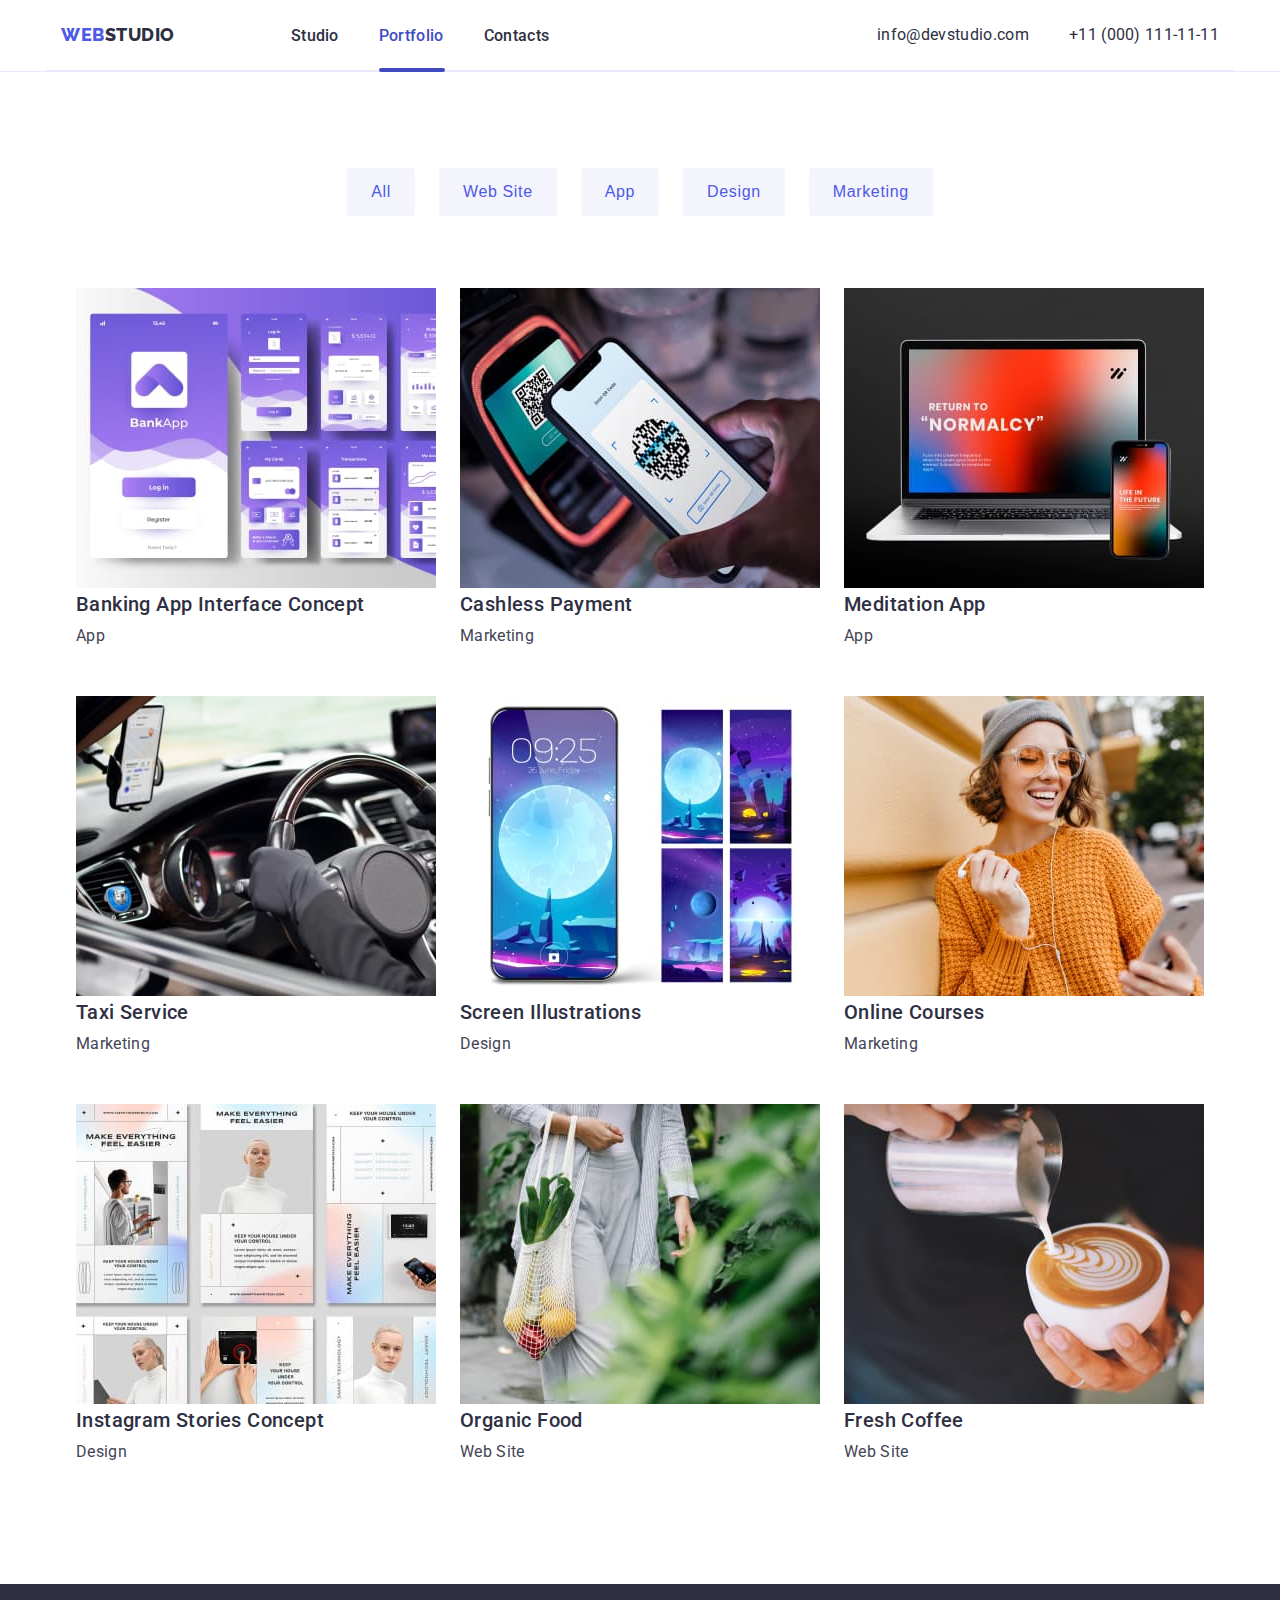
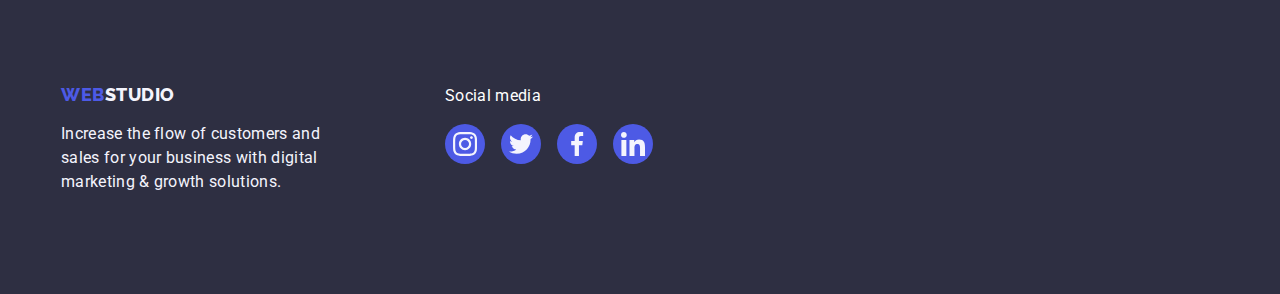
<file: portfolio.html>
<!DOCTYPE html>
<html lang="en">
  <head>
    <meta charset="UTF-8" />
    <meta name="webstudio" content="Portfolio" />
    <title>Portfolio</title>
    <link
      rel="stylesheet"
      href="https://cdnjs.cloudflare.com/ajax/libs/modern-normalize/2.0.0/modern-normalize.min.css"
      integrity="sha512-4xo8blKMVCiXpTaLzQSLSw3KFOVPWhm/TRtuPVc4WG6kUgjH6J03IBuG7JZPkcWMxJ5huwaBpOpnwYElP/m6wg=="
      crossorigin="anonymous"
      referrerpolicy="no-referrer"
    />
    <link rel="preconnect" href="https://fonts.googleapis.com" />
    <link rel="preconnect" href="https://fonts.gstatic.com" crossorigin />
    <link
      href="https://fonts.googleapis.com/css2?family=Raleway:wght@800&family=Roboto:wght@400;500;700;900&display=swap"
      rel="stylesheet"
    />
    <link rel="stylesheet" href="./css/styles.css" />
  </head>
  <body>
    <header class="header-layout-and-style">
      <div class="container header-layout-and-style">
        <nav class="nav-layout">
          <a class="nav-layout-logo" href="./index.html"
            >Web<span class="studio">Studio</span></a
          >
          <ul class="nav-layout-link">
            <li>
              <a class="link" href="index.html"> Studio</a>
            </li>
            <li class="current-portfolio">
              <a class="current-portfolio current-link" href="portfolio.html"
                >Portfolio</a
              >
            </li>
            <li><a class="link" href="">Contacts</a></li>
          </ul>
        </nav>
        <div class="contacts">
          <ul class="contacts-layout">
            <li>
              <a class="link" href="mailto:info@devstudio.com"
                >info@devstudio.com</a
              >
            </li>
            <li>
              <a class="link" href="tel:+11(000)1111111">+11 (000) 111-11-11</a>
            </li>
          </ul>
        </div>
      </div>
    </header>
    <main>
      <section class="container">
        <ul class="nav-button">
          <li><button type="button">All</button></li>
          <li>
            <button type="button">Web Site</button>
          </li>
          <li>
            <button type="button">App</button>
          </li>
          <li>
            <button type="button">Design</button>
          </li>
          <li>
            <button type="button">Marketing</button>
          </li>
        </ul>
        <ul class="portfolio-project-box">
          <li class="portfolio-project portfolio-project-photo">
            <div class="portfolio-project-photo">
              <img
                src="images/img1a.jpg"
                alt="new banking app"
                width="360"
                height="300"
              />
              <div class="overlay">
                <p class="overlay-text">
                  14 Stylish and User-Friendly App Design Concepts · Task
                  Manager App · Calorie Tracker App · Exotic Fruit Ecommerce App
                  · Cloud Storage App
                </p>
              </div>
            </div>
            <div class="portfolio-project-name">
              <h3>Banking App Interface Concept</h3>
              <p>App</p>
            </div>
          </li>
          <li class="portfolio-project portfolio-project-photo">
            <div class="portfolio-project-photo">
              <div class="overlay">
                <p class="overlay-text">
                  14 Stylish and User-Friendly App Design Concepts · Task
                  Manager App · Calorie Tracker App · Exotic Fruit Ecommerce App
                  · Cloud Storage App
                </p>
              </div>

              <img
                src="images/img2a.jpg"
                alt="qr code app"
                width="360"
                height="300"
              />
            </div>
            <div class="portfolio-project-name">
              <h3>Cashless Payment</h3>
              <p>Marketing</p>
            </div>
          </li>
          <li class="portfolio-project portfolio-project-photo">
            <div class="portfolio-project-photo">
              <div class="overlay">
                <p class="overlay-text">
                  14 Stylish and User-Friendly App Design Concepts · Task
                  Manager App · Calorie Tracker App · Exotic Fruit Ecommerce App
                  · Cloud Storage App
                </p>
              </div>

              <img
                src="images/img3a.jpg"
                alt="same app on phone and computer"
                width="360"
                height="300"
              />
            </div>
            <div class="portfolio-project-name">
              <h3>Meditation App</h3>
              <p>App</p>
            </div>
          </li>

          <li class="portfolio-project portfolio-project-photo">
            <div class="portfolio-project-photo">
              <div class="overlay">
                <p class="overlay-text">
                  14 Stylish and User-Friendly App Design Concepts · Task
                  Manager App · Calorie Tracker App · Exotic Fruit Ecommerce App
                  · Cloud Storage App
                </p>
              </div>

              <img
                src="images/img4a.jpg"
                alt="navigation in a modern car"
                width="360"
                height="300"
              />
            </div>
            <div class="portfolio-project-name">
              <h3>Taxi Service</h3>
              <p>Marketing</p>
            </div>
          </li>
          <li class="portfolio-project portfolio-project-photo"">
            <div class="portfolio-project-photo">
              <div class="overlay">
                <p class="overlay-text">
                  14 Stylish and User-Friendly App Design Concepts · Task
                  Manager App · Calorie Tracker App · Exotic Fruit Ecommerce App
                  · Cloud Storage App
                </p>
              </div>

              <img
                src="images/img5a.jpg"
                alt="a variety of wallpapers on the phone"
                width="360"
                height="300"
              />
            </div>
            <div class="portfolio-project-name">
              <h3>Screen Illustrations</h3>
              <p>Design</p>
            </div>
          </li>
          <li class="portfolio-project portfolio-project-photo"">
            <div class="portfolio-project-photo">
              <div class="overlay">
                <p class="overlay-text">
                  14 Stylish and User-Friendly App Design Concepts · Task
                  Manager App · Calorie Tracker App · Exotic Fruit Ecommerce App
                  · Cloud Storage App
                </p>
              </div>

              <img
                src="images/img6a.jpg"
                alt="smiling girl with a phone and headphones"
                width="360"
                height="300"
              />
            </div>
            <div class="portfolio-project-name">
              <h3>Online Courses</h3>
              <p>Marketing</p>
            </div>
          </li>
          <li class="portfolio-project portfolio-project-photo"">
            <div class="portfolio-project-photo">
              <div class="overlay">
                <p class="overlay-text">
                  14 Stylish and User-Friendly App Design Concepts · Task
                  Manager App · Calorie Tracker App · Exotic Fruit Ecommerce App
                  · Cloud Storage App
                </p>
              </div>

              <img
                src="images/img7a.jpg"
                alt="modern technology at home"
                width="360"
                height="300"
              />
            </div>
            <div class="portfolio-project-name">
              <h3>Instagram Stories Concept</h3>
              <p>Design</p>
            </div>
          </li>
          <li class="portfolio-project portfolio-project-photo"">
            <div class="portfolio-project-photo">
              <div class="overlay">
                <p class="overlay-text">
                  14 Stylish and User-Friendly App Design Concepts · Task
                  Manager App · Calorie Tracker App · Exotic Fruit Ecommerce App
                  · Cloud Storage App
                </p>
              </div>

              <img
                src="images/img8a.jpg"
                alt="fresh fruit and vegetables"
                width="360"
                height="300"
              />
            </div>
            <div class="portfolio-project-name">
              <h3>Organic Food</h3>
              <p>Web Site</p>
            </div>
          </li>

          <li class="portfolio-project portfolio-project-photo"">
            <div class="portfolio-project-photo">
              <div class="overlay">
                <p class="overlay-text">
                  14 Stylish and User-Friendly App Design Concepts · Task
                  Manager App · Calorie Tracker App · Exotic Fruit Ecommerce App
                  · Cloud Storage App
                </p>
              </div>

              <img
                src="images/img9a.jpg"
                alt="cup of coffee"
                width="360"
                height="300"
              />
            </div>
            <div class="portfolio-project-name">
              <h3>Fresh Coffee</h3>
              <p>Web Site</p>
            </div>
          </li>
        </ul>
      </section>
    </main>
    <footer class="footer-class footer-list">
      <div class="container logo-footer">
        <ul>
          <li class="footer-item">
            <a class="nav-layout-logo" href="">
              WEB<span class="logo-studio-footer">STUDIO</span>
            </a>
            <p class="footer-text">
              Increase the flow of customers and sales for your business with
              digital marketing & growth solutions.
            </p>
          </li>
          <li>
            <div class="footer-social">
              <p class="social-text">Social media</p>
              <ul class="social">
                <li>
                  <div class="social-icons">
                    <a href="#">
                      <svg class="social-icons-item">
                        <use href="./images/icons.svg#icon-instagram-2"></use>
                      </svg>
                    </a>
                  </div>
                </li>

                <li>
                  <div class="social-icons">
                    <a href="#">
                      <svg class="social-icons-item">
                        <use href="./images/icons.svg#icon-twitter-1"></use>
                      </svg>
                    </a>
                  </div>
                </li>

                <li>
                  <div class="social-icons">
                    <a href="#">
                      <svg class="social-icons-item">
                        <use href="./images/icons.svg#icon-facebook-1"></use>
                      </svg>
                    </a>
                  </div>
                </li>

                <li>
                  <div class="social-icons">
                    <a href="#">
                      <svg class="social-icons-item">
                        <use href="./images/icons.svg#icon-linkedin-1"></use>
                      </svg>
                    </a>
                  </div>
                </li>
              </ul>
            </div>
          </li>
        </ul>
      </div>
    </footer>
    <script src="./js/modal.js"></script>
  </body>
</html>
</file>
<file: css/styles.css>
:root {
  --navy-blue: #2e2f42;
  --iris: #4d5ae5;
  --slate: #434455;
  --cloud: #f4f4fd;
  --cornflower: #e7e9fc;
  --ocean: #404bbf;
  --white: #ffffff;
  --green: #31d0aa;
  --navyblue-modal: #2e2f42;
  --tr-function: cubic-bezier(0.4, 0, 0.2, 1);
  --tr-duration: 250ms;
  --transition: var(--tr-function) var(--tr-duration);
}
html {
  overflow: auto;
  box-sizing: border-box;
  max-width: 1440px;
  margin: auto;
}
* {
  margin: 0;
  padding: 0;
}
section {
  padding-top: 120px;
  padding-bottom: 120px;
}
ul {
  list-style-type: none;
}
.container {
  width: 1158px;
  margin: 0 auto;
  padding: 0 15px;
}

body {
  font-family: "Roboto", sans-serif;
  color: var(--navy-blue, #2e2f42);
  background-color: var(--white, #ffffff);
  font-size: 16px;
}
.header-layout-and-style {
  display: flex;
  justify-content: space-between;
  align-items: center;
  margin-bottom: 0;
  border-bottom: 1px solid var(--cornflower, #e7e9fc);
}
.nav-layout-logo {
  margin-right: 76px;
  font-family: "Raleway", sans-serif;
  font-weight: 800;
  font-size: 18px;
  line-height: 1.17;
  font-weight: 800px;
  letter-spacing: 0.54px;
  text-transform: uppercase;
  color: var(--iris);
  text-decoration: none;
}
.studio {
  color: var(--navy-blue, #2e2f42);
}
.link,
.current,
.current-portfolio {
  font-size: 16px;
  line-height: 1.5;
  text-decoration: none;
  color: var(--navy-blue);
  letter-spacing: 0.02em;
  transition-property: color;
  position: relative;
  display: block;
}

.contacts-layout {
  display: flex;
  justify-content: flex-end;
  gap: 40px;
  font-style: normal;
}
.nav-layout-link {
  display: flex;
  padding: 24px 0;
  gap: 40px;
  font-weight: 500;
  line-height: 1.5;
  margin-bottom: -2px;
}
.current {
  position: relative;
}
.current ::after {
  display: block;
  position: absolute;
  content: "";
  border-radius: 2px;
  width: 48px;
  height: 4px;
  top: 44px;
  background: var(--ocean, #404bbf);
  background-color: var(--ocean);
}

.current-link {
  color: var(--ocean, #404bbf);
}
.current-portfolio {
  position: relative;
}
.current-portfolio ::after {
  display: block;
  position: absolute;
  content: "";
  border-radius: 2px;
  width: 66px;
  height: 4px;
  top: 44px;
  background-color: var(--ocean);
}
.nav-layout {
  display: flex;
  align-items: center;
  gap: 40px;
}
.contacts {
  color: var(--slate);
  font-weight: 400;
  display: block;
}
.contacts:hover,
.contacts:focus {
  color: var(--ocean);
  transition: color var(--transition), background-color var(--transition),
    box-shadow var(--transition);
}

.nav-layout-link a:hover,
.nav-layout-link a:focus {
  color: var(--ocean, #404bbf);
  transition: color var(--transition), background-color var(--transition),
    box-shadow var(--transition);
}

.navi-left li {
  display: inline-flex;
  align-items: flex-start;
  gap: 40px;
  padding-right: 40px;
}
.current-link-portfolio {
  position: relative;
}
.current-link-portfolio ::after {
  content: "";
  position: absolute;
  top: 20px;
  width: 66px;
  height: 4px;
  border-radius: 2px;
  background: var(--ocean, #404bbf);
  margin-bottom: 0;
}

.contacts-layout a:hover,
.contacts-layout a:focus {
  color: var(--ocean, #404bbf);
  transition: color var(--transition), background-color var(--transition),
    box-shadow var(--transition);
}
.main-column {
  max-width: 1440px;
  background-color: var(--navy-blue, #2e2f42);
  background-image: linear-gradient(
      to bottom,
      var(--grey, rgba(46, 47, 66, 0.7)),
      var(--grey, rgba(46, 47, 66, 0.7))
    ),
    url(../images/people-office-1.jpg);
  text-align: center;
}
.main-text {
  width: 496px;
  padding-top: 188px;
  margin: auto;
  font-size: 56px;
  color: var(--white, #ffffff);
  font-weight: 700;
  line-height: 1.07;
  letter-spacing: 1.12px;
  padding-bottom: 48px;
  margin-top: -120px;
}
.servis-button {
  display: inline-flex;
  padding: 16px 32px;
  align-items: flex-start;
  gap: 10px;
  border-radius: 4px;
  border: 4px;
  color: var(--white, #ffffff);
  font-size: 16px;
  font-weight: 500;
  line-height: 1.5;
  margin-bottom: 68px;
  letter-spacing: 0.64px;
  background: var(--iris, #4d5ae5);
  box-shadow: 0px 4px 4px 0px rgba(0, 0, 0, 0, 0.15);
}
.servis-button:hover,
.servis-button:focus {
  background: var(--ocean, #404bbf);
  transition: color var(--transition), background-color var(--transition),
    box-shadow var(--transition);
}
button:hover {
  cursor: pointer;
}

h3 {
  color: var(--navy-blue, #2e2f42);
  font-size: 20px;
  font-weight: 500;
  line-height: 1.2;
  letter-spacing: 0.4px;
  padding-bottom: 8px;
}
.feature-list ul {
  display: inline-flex;
  justify-content: center;
  flex-shrink: 0;
  gap: 24px;
}
.feature-item {
  display: block;
  width: 264px;
  flex-direction: column;
  align-items: flex-start;
}
.feature-icons {
  width: 264px;
  height: 112px;
  border-radius: 4px;
  background: var(--cloud, #f4f4fd);
  margin-bottom: 8px;
}
.feature-icons-item {
  width: 64px;
  height: 64px;
  margin: 24px 100px;
}
h2 {
  color: var(--navy-blue, #2e2f42);
  text-align: center;
  font-size: 36px;
  font-weight: 700;
  line-height: 1.11;
  letter-spacing: 0.72px;
  text-transform: capitalize;
}
.work-section li {
  display: inline-flex;
  flex-direction: column;
  align-items: flex-start;
  border: 1px solid var(--cornflower, #e7e9fc);
  background: url(<path-to-image>),
    lightgray -72.845px -19px / 144.444% 112.667% no-repeat;
}
.work {
  padding-top: 0;
}

.work-header {
  padding-bottom: 72px;
}
.work-section {
  display: flex;
  justify-content: center;
  gap: 24px;
}
.team {
  background-color: var(--cloud, #f4f4fd);
}
.team-header {
  padding-bottom: 72px;
}
.team-card-box {
  background-color: var(--white, #ffffff);
  border-radius: 0px 0px 4px 4px;
  box-shadow: 0px 2px 1px 0px rgba(46, 47, 66, 0.08),
    0px 1px 1px 0px rgba(46, 47, 66, 0.16),
    0px 1px 6px 0px rgba(46, 47, 66, 0.08);
}
.team-card {
  display: inline-flex;
  justify-content: center;
  flex-shrink: 0;
  gap: 24px;
}

.team-card-description {
  padding-top: 32px;
  padding-bottom: 32px;
  text-align: center;
  gap: 8px;
}
p {
  color: var(--slate, #434455);
  line-height: 1.5;
  letter-spacing: 0.32px;
}
.social-team-links {
  margin-top: 8px;
  display: flex;
  justify-content: center;
  align-items: center;
  gap: 24px;
}

.team-social {
  background-color: var(--iris);
  border-radius: 50%;
  width: 40px;
  height: 40px;
  flex-shrink: 0;
}
.team-social-item {
  margin: 12px;
  width: 16px;
  height: 16px;
}
.team-social:hover,
.team-social:focus {
  background-color: var(--ocean, #404bbf);
  transition: color var(--transition), background-color var(--transition),
    box-shadow var(--transition);
}
.team-social:hover {
  cursor: pointer;
}

.custom {
  padding-top: 72px;
  display: flex;
  justify-content: center;
  align-items: flex-start;
  gap: 24px;
}

.custom-icons {
  fill: #8e8f99;
  width: 168px;
  height: 88px;
  flex-shrink: 0;
  border-radius: 4px;
  border: 1px solid var(--lightslate, #8e8f99);
}

.custom-icons:focus,
.custom-icons:hover {
  border-color: var(--ocean);
  fill: var(--ocean);
  transition: color var(--transition),
    background-color var(--transition) box-shadow var(--transition);
}

.custom-icons:hover {
  cursor: pointer;
}

.footer-class {
  background-color: var(--navy-blue, #2e2f42);
}
.logo-footer {
  padding-top: 100px;
  justify-content: left;
}
.logo-studio-footer {
  color: var(--cloud, #f4f4fd);
  font-family: Raleway;
  font-size: 18px;
  font-weight: 800;
  line-height: 1.16;
  letter-spacing: 0.54px;
  text-transform: uppercase;
}
.footer-text {
  color: var(--cloud, #f4f4fd);
  font-size: 16px;
  line-height: 1.5;
  letter-spacing: 0.32px;
  width: 264px;
  margin: 0;
  padding-top: 16px;
  padding-bottom: 100px;
}

.link-footer {
  text-decoration: none;
}
.footer-list ul {
  display: inline-flex;
  justify-content: center;
  flex-shrink: 0;
}
.footer-social {
  padding-left: 120px;
  display: block;
  flex-direction: column;
}
.social-text {
  color: var(--white, #fff);
  font-size: 16px;
  line-height: 1.5;
  letter-spacing: 0.32px;
  margin-top: 100;
  padding-bottom: 16px;
}
.social {
  display: inline-flex;
  align-items: flex-start;
  gap: 16px;
}

.social-icons {
  background-color: var(--iris);
  border-radius: 50%;
  width: 40px;
  height: 40px;
}
.social-icons-item {
  margin: 8px;
  width: 24px;
  height: 24px;
}

.social-icons:focus,
.social-icons:hover {
  background-color: var(--green, #31d0aa);
  transition: color var(--transition), background-color var(--transition),
    box-shadow var(--transition);
}
.social-icons:hover {
  cursor: pointer;
}

.nav-button {
  display: flex;
  justify-content: center;
  align-items: flex-start;
  gap: 24px;
  padding-top: 96px;
  padding-bottom: 72px;
}
.nav-button button {
  display: flex;
  padding: 12px 24px;
  align-items: center;
  border-radius: 4px;
  border: none;
  color: var(--iris, #4d5ae5);
  line-height: 1.5;
  font-size: 16px;
  font-weight: 500;
  letter-spacing: 0.64px;
  background: var(--cloud, #f4f4fd);
}
.nav-button button:hover,
.nav-button button:focus {
  align-items: flex-start;
  border-radius: 4px;
  border: none;
  color: var(--white, #ffffff);
  background: var(--ocean, #404bbf);
  box-shadow: 0px 2px 2px 0px rgba(0, 0, 0, 0.12),
    0px 2px 1px 0px rgba(0, 0, 0, 0.08), 0px 3px 1px 0px rgba(0, 0, 0, 0.1);
  transition: color var(--transition), background-color var(--transition),
    box-shadow var(--transition);
}
.nav-button:hover {
  cursor: pointer;
}

.portfolio-project-box {
  display: flex;
  justify-content: center;
  flex-direction: row;
  flex-wrap: wrap;
  column-gap: 24px;
  row-gap: 48px;
  margin-bottom: 120px;
}
.portfolio-project {
  transition-property: box-shadow;
  transition-duration: 250ms;
  transition-timing-function: cubic-bezier(0.4, 0, 0.2, 1);
}
.portfolio-project:hover {
  box-shadow: 0px 2px 1px 0px rgba(46, 47, 66, 0.08);

  box-shadow: 0px 1px 1px 0px rgba(46, 47, 66, 0.16);

  box-shadow: 0px 1px 6px 0px rgba(46, 47, 66, 0.08);
  transition: color var(--transition), background-color var(--transition),
    box-shadow var(--transition);
}
.portfolio-project-photo {
  position: relative;
  overflow: hidden;
}
.overlay {
  background: var(--iris, #4d5ae5);
  position: absolute;
  translate: 0 110% 0;
  inset: 0;
  transition: translate 250ms;
}
.overlay-text {
  color: var(--cloud, #f4f4fd);
  font-family: Roboto;
  font-size: 16px;
  font-style: normal;
  font-weight: 400;
  line-height: 1.5;
  letter-spacing: 0.32px;
  padding: 40px 32px 164px;
}
.project-name {
  gap: 8px;
  padding: 32px 16px;
  border-top: 0;
  border-left: 1px solid var(--cornflower, #e7e9fc);
  border-bottom: 1px solid var(--cornflower, #e7e9fc);
  border-right: 1px solid var(--cornflower, #e7e9fc);
  background: var(--white, #fff);
}
.portfolio-project-name:hover,
.portfolio-project-name:focus {
  box-shadow: 0px 2px 1px 0px rgba(46, 47, 66, 0.08),
    0px 1px 1px 0px rgba(46, 47, 66, 0.16),
    0px 1px 6px 0px rgba(46, 47, 66, 0.08);
  transition: color var(--transition), background-color var(--transition),
    box-shadow var(--transition);
}
.portfolio-project-name:hover {
  cursor: pointer;
}
.portfolio-project-photo:hover .overlay {
  translate: 0;
}
.portfolio-project-name:hover .overlay {
  translate: 0;
}

.is-hidden {
  pointer-events: none;
  visibility: hidden;
  opacity: 0;
}

.backdrop {
  position: fixed;
  top: 0;
  left: 0;
  width: 100%;
  height: 100%;
  opacity: 1;
  background-color: rgba(46, 47, 66, 0.4);
}
.modal {
  position: absolute;
  top: 50%;
  left: 50%;
  transform: translate(-50%, -50%);
  width: 408px;
  height: 584px;
  border-radius: 4px;
  background: var(--dairy, #fcfcfc);
  box-shadow: 0px 2px 1px 0px rgba(0, 0, 0, 0.2),
    0px 1px 3px 0px rgba(0, 0, 0, 0.12), 0px 1px 1px 0px rgba(0, 0, 0, 0.14);
}
.button-close {
  background-color: var(--cornflower);
  position: absolute;
  top: 24px;
  right: 24px;
  width: 24px;
  height: 24px;
  border-radius: 50%;
  border: 1px solid rgba(0, 0, 0, 0.1);
  fill: var(--navy-blue);
  cursor: pointer;
}

.button-close:hover,
.button-close:focus {
  background-color: var(--ocean);
  fill: var(--white);

  transition: color var(--transition), background-color var(--transition),
    box-shadow var(--transition);
}
</file>
